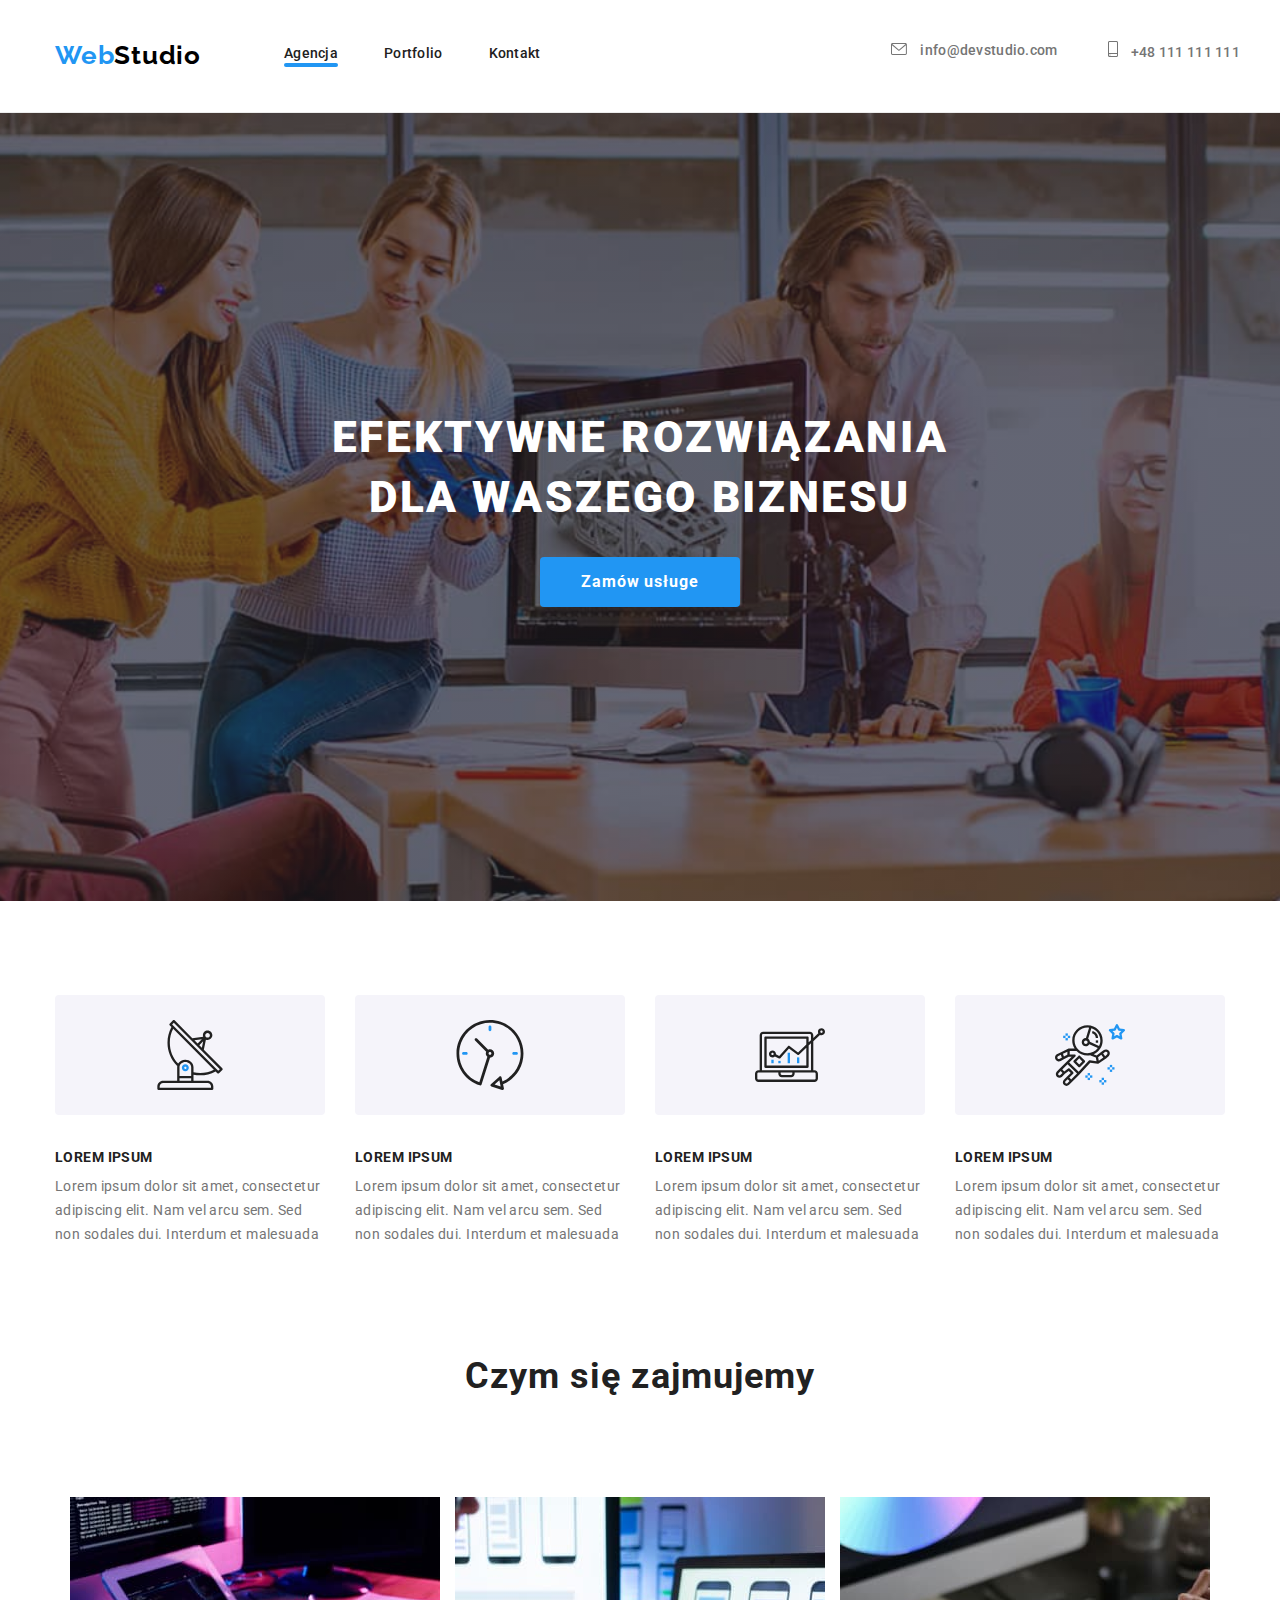
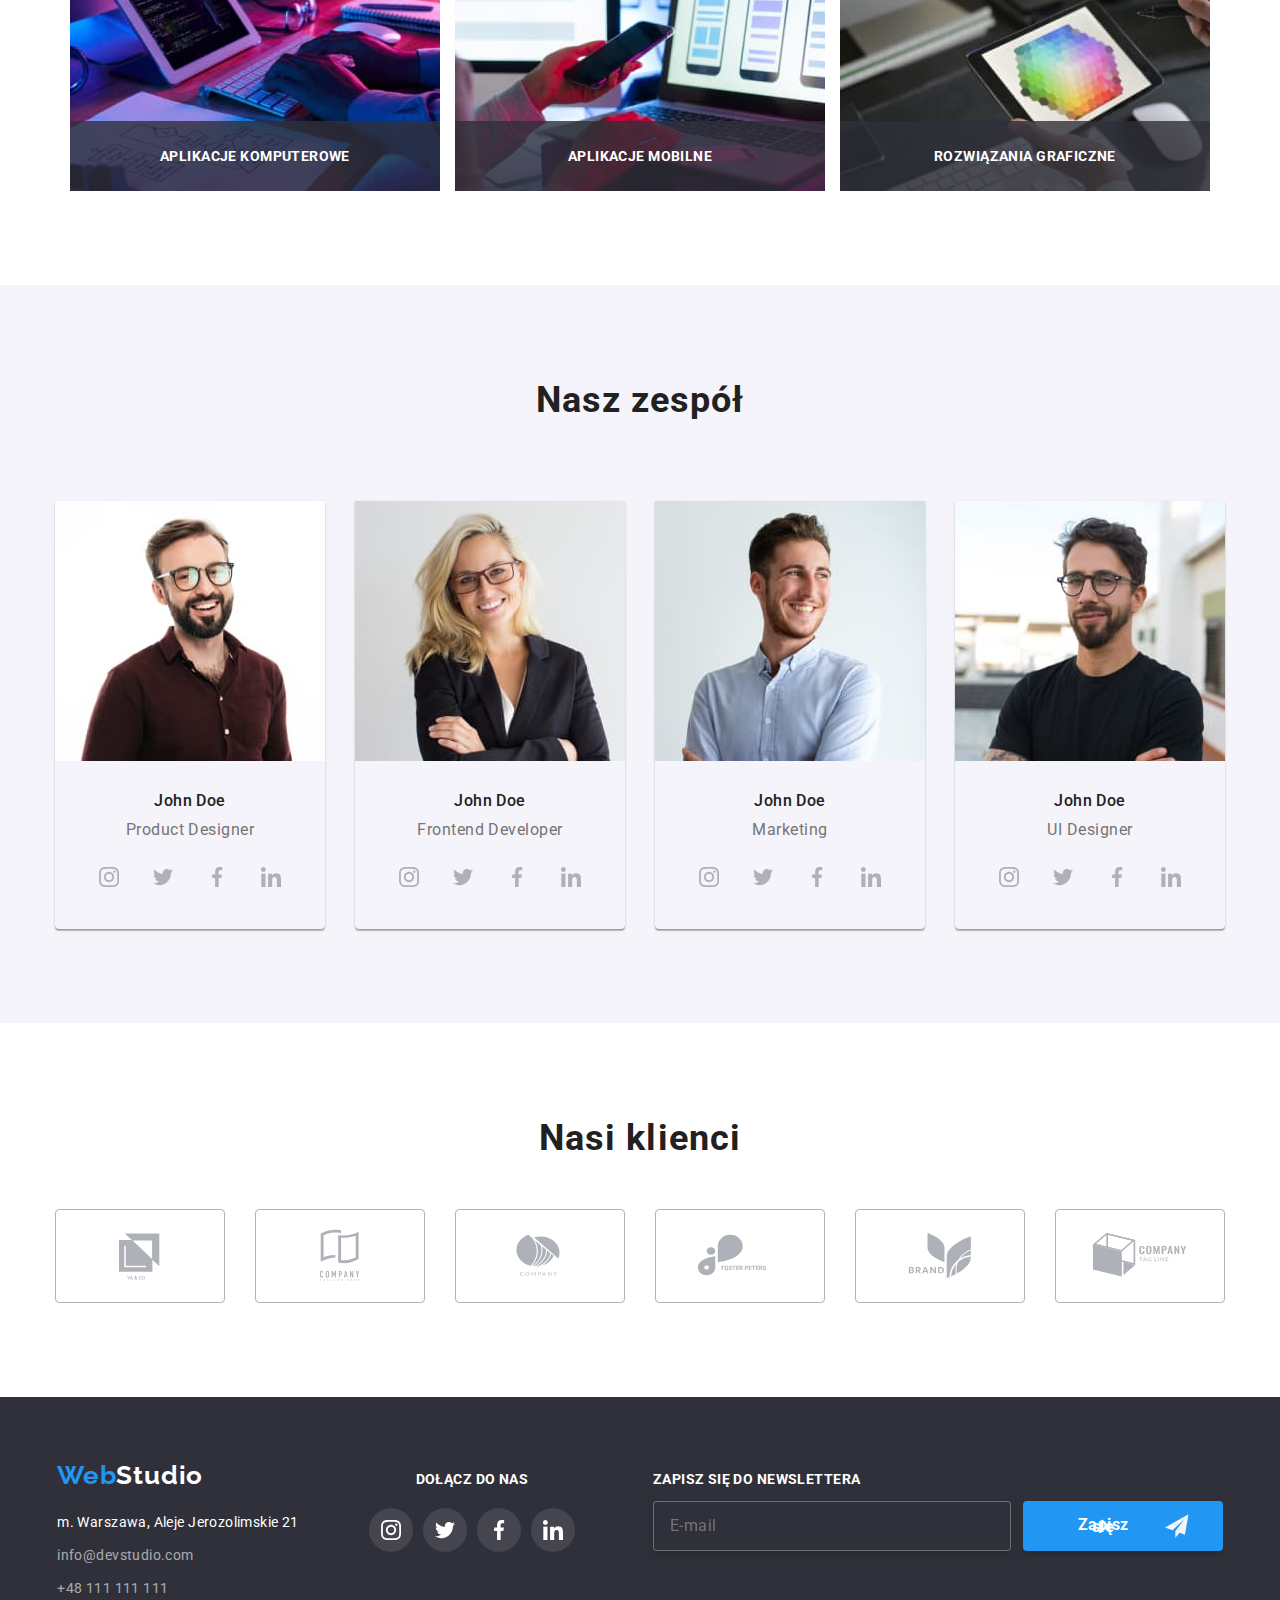
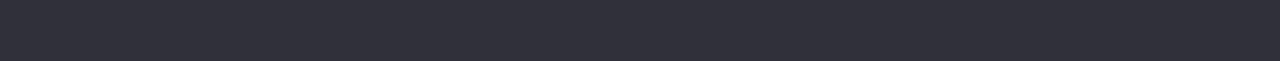
<file: index.html>
<!DOCTYPE html>
<html lang="pl">

<head>
    <meta charset="UTF-8">
    <meta http-equiv="X-UA-Compatible" content="IE=edge">
    <meta name="viewport" content="width=device-width, initial-scale=1.0">

    <link rel="stylesheet" href="https://cdnjs.cloudflare.com/ajax/libs/modern-normalize/1.0.0/modern-normalize.min.css" />
    <link rel="stylesheet" href="css/main.min.css">
    <link rel="preconnect" href="https://fonts.googleapis.com">
    <link rel="preconnect" href="https://fonts.gstatic.com" crossorigin>
    <link
        href="https://fonts.googleapis.com/css2?family=Raleway:wght@400;700&family=Roboto:wght@400;500;700;900&display=swap"
        rel="stylesheet">     
    <title>Studio</title>
</head>

<body>
    <header class="header">
        <div class="container">
            <a class="logo logo__header link" href="index.html">Web<span class="logo_light-theme">Studio</span></a>
            <svg class="button__icon-menu-mobile" data-mobile-menu-open width="24" height="24">
                <use href="images/icons.svg#icon-menu-mobile"></use>
            </svg>

            <nav class="navigation">
                <ul class="navigation-list">
                    <li class="navigation-list__item navigation-list__item_active">
                        <a class="navigation-list__link" href="./index.html">
                            Agencja
                        </a>
                    </li>
                    <li class="navigation-list__item">
                        <a class="navigation-list__link" href="./portfolio.html">
                            Portfolio
                        </a>
                    </li>
                    <li class="navigation-list__item">
                        <a class="navigation-list__link" href="#">
                            Kontakt
                        </a>
                    </li>
                </ul>
            </nav>

            <ul class="contact-list">
                <li class="contact-list__item">
                    <a class="contact-list__link contact-list__link_mail" href="mailto:info@devstudio.com">
                        <svg class="contact-list__icon contact-list__icon_mail-icon" width="16" height="12">
                            <use href="images/icons.svg#icon-contact-01-envelope"></use>
                        </svg>
                        info@devstudio.com
                    </a>
                </li>
                <li class="contact-list__item">
                    <a class="contact-list__link contact-list__link_tel" href="tel:48111111111">
                        <svg class="contact-list__icon contact-list__icon_smartphone-icon" width="10" height="16">
                            <use href="images/icons.svg#icon-contact-02-smartphone"></use>
                        </svg>
                        +48 111 111 111
                    </a>
                </li>
            </ul>
        </div>
    </header>

    <main>
        <!-- HERO -->
        <section class="section-hero">
            <div class="container">
                <ul class="section-hero_list">
                    <li class="section-hero-list__item">
                        <h1 class="section-hero_title">EFEKTYWNE ROZWIĄZANIA<br>DLA WASZEGO BIZNESU</h1>
                    </li>
                    <li class="section-hero-list__item">
                        <button class="button__order" type="button" data-modal-open>Zamów usługe</button>
                    </li>
                </ul>            
            </div>
        </section>

        <!-- 4x DISCRIPTION -->
        <section class="section-discription">
            <div class="container">
                <h2 class="section-title section-title__discription" hidden> Opisy </h2>
                <ul class="discription-list list">
                    <li class="discription-list__item link">
                        <svg class="discription-list__icon" width="70" height="70">
                            <use href="images/icons.svg#icon-mark-01-antenna"></use>
                        </svg>
                        <h3 class="discription-list__item_title">LOREM IPSUM</h3>
                        <p class="discription-list__item_p">Lorem ipsum dolor sit amet, consectetur adipiscing elit. Nam vel arcu sem.
                            Sed non sodales dui. Interdum et malesuada</p>
                    </li>
                    <li class="discription-list__item">
                        <svg class="discription-list__icon" width="70" height="70">
                            <use href="images/icons.svg#icon-mark-02-clock"></use>
                        </svg>
                        <h3 class="discription-list__item_title">LOREM IPSUM</h3>
                        <p class="discription-list__item_p">Lorem ipsum dolor sit amet, consectetur adipiscing elit. Nam vel arcu sem.
                            Sed non sodales dui. Interdum et malesuada</p>
                    </li>
                    <li class="discription-list__item">
                        <svg class="discription-list__icon" width="70" height="70">
                            <use href="images/icons.svg#icon-mark-03-diagram"></use>
                        </svg>
                        <h3 class="discription-list__item_title">LOREM IPSUM</h3>
                        <p class="discription-list__item_p">Lorem ipsum dolor sit amet, consectetur adipiscing elit. Nam vel arcu sem.
                            Sed non sodales dui. Interdum et malesuada</p>
                    </li>
                    <li class="discription-list__item">
                        <svg class="discription-list__icon" width="70" height="70">
                            <use href="images/icons.svg#icon-mark-04-astronaut"></use>
                        </svg>
                        <h3 class="discription-list__item_title">LOREM IPSUM</h3>
                        <p class="discription-list__item_p">Lorem ipsum dolor sit amet, consectetur adipiscing elit. Nam vel arcu sem.
                            Sed non sodales dui. Interdum et malesuada</p>
                    </li>
                </ul>
            </div>
        </section>

        <!-- ABOUT US SECTION -->
        <section class="section-about-us">
            <div class="container">
                <h2 class="section-title section-title__about-us">
                    Czym się zajmujemy
                </h2>
                <ul class="about-us__list">
                    <li class="about-us__item">
                        <a class="about-us__link" href="#">
                            <div class="about-us__thumb">

                                <picture>
                                    <source srcset="
                                        ./images/about-us/what-we-do-01-370-desktop@1x.jpg 1x,
                                        ./images/about-us/what-we-do-01-370-desktop@2x.jpg 2x" />
                                    <img class="about-us__thumb_img" src="./images/about-us/what-we-do-01-370-desktop@1x.jpg"
                                        alt="Laptop, pisanie na klawiaturze" width="370" height="294" />
                                </picture>

                                <h3 class="about-us__thumb_label">
                                    aplikacje komputerowe
                                </h3>
                            </div>
                        </a>
                    </li>
                    <li class="about-us__item">
                        <a class="about-us__link" href="#">
                            <div class="about-us__thumb">

                                <picture>
                                    <source srcset="
                                        ./images/about-us/what-we-do-02-370-desktop@1x.jpg 1x,
                                        ./images/about-us/what-we-do-02-370-desktop@2x.jpg 2x" />
                                    <img class="about-us__thumb_img" src="./images/about-us/what-we-do-02-370-desktop@1x.jpg"
                                        alt="Używanie telefonu przy komputerze, telefon komórkowy, mobile phone" width="370" height="294" />
                                </picture>

                                <h3 class="about-us__thumb_label">
                                    aplikacje mobilne
                                </h3>
                            </div>
                        </a>
                        </li>
                    <li class="about-us__item">
                        <a class="about-us__link" href="#">
                            <div class="about-us__thumb">

                                <picture>
                                    <source srcset="
                                        ./images/about-us/what-we-do-03-370-desktop@1x.jpg 1x,
                                        ./images/about-us/what-we-do-03-370-desktop@2x.jpg 2x" />
                                    <img class="about-us__thumb_img" src="./images/about-us/what-we-do-03-370-desktop@1x.jpg"
                                        alt="Praca na tablecie, paleta barw, dobieranie kolorów" width="370" height="294" />
                                </picture>

                                <h3 class="about-us__thumb_label">
                                    rozwiązania graficzne
                                </h3>
                            </div>
                        </a>
                    </li>
                </ul>
            </div>
        </section>

        <!-- OUR TEAM SECTION -->
        <section class="section-our-team">
            <div class="container">
                <h2 class="section-title section-title__our-team">
                    Nasz zespół
                </h2>
                <ul class="section-our-team__list">
                    
                    <li class="section-our-team__item">
                        <picture>
                            <source srcset="
                                ./images/our-team/person-01-450-mobile@1x.jpg 1x,
                                ./images/our-team/person-01-450-mobile@2x.jpg 2x" 
                                media="(min-width: 320px) and (max-width: 767px)" />
                            <source srcset="
                                ./images/our-team/person-01-354-tablet@1x.jpg 1x,
                                ./images/our-team/person-01-354-tablet@2x.jpg 2x"
                                media="(min-width: 768px) and (max-width: 1199px)" />
                            <source srcset="
                                ./images/our-team/person-01-270-desktop@1x.jpg 1x,
                                ./images/our-team/person-01-270-desktop@2x.jpg 2x" 
                                media="(min-width: 1200px)" />
                            <img class="section-our-team_img" src="./images/our-team/person-01-450-mobile@1x.jpg" alt="Uśmiechnięty mężczyzna w okularach" />
                        </picture>

                        <h3 class="section-our-team_name">John Doe</h3>
                        <p class="section-our-team_p">Product Designer</p>
                        <ul class="social-media-list">
                            <li class="social-media-list_item">
                                <a class="social-media-list_link" href="">
                                    <svg class="social-media_icon">
                                        <use href="images/icons.svg#icon-sm-01-instagram"></use>
                                    </svg>
                                </a>
                            </li>
                            <li class="social-media-list_link">
                                <a class="social-media-list_link" href="">
                                    <svg class="social-media_icon">
                                        <use href="images/icons.svg#icon-sm-02-twitter"></use>
                                    </svg>
                                </a>
                            </li>
                            <li class="social-media-list_link">
                                <a class="social-media-list_link" href="">
                                    <svg class="social-media_icon">
                                        <use href="images/icons.svg#icon-sm-03-facebook"></use>
                                    </svg>
                                </a>
                            </li>
                            <li class="social-media-list_link">
                                <a class="social-media-list_link" href="">
                                    <svg class="social-media_icon">
                                        <use href="images/icons.svg#icon-sm-04-linkedin"></use>
                                    </svg>
                                </a>
                            </li>
                        </ul>
                    </li>
                    
                    <li class="section-our-team__item">
                        <picture>
                            <source srcset="
                                ./images/our-team/person-02-450-mobile@1x.jpg 1x,
                                ./images/our-team/person-02-450-mobile@2x.jpg 2x" 
                                media="(min-width: 320px) and (max-width: 767px)" />
                            <source srcset="
                                ./images/our-team/person-02-354-tablet@1x.jpg 1x,
                                ./images/our-team/person-02-354-tablet@2x.jpg 2x"
                                media="(min-width: 768px) and (max-width: 1199px)" />
                            <source srcset="
                                ./images/our-team/person-02-270-desktop@1x.jpg 1x,
                                ./images/our-team/person-02-270-desktop@2x.jpg 2x" 
                                media="(min-width: 1200px)" />
                            <img class="section-our-team_img" src="./images/our-team/person-02-450-mobile@1x.jpg" alt="Uśmiechnięta kobieta w okularach, blondynka" />
                        </picture>
                        
                        <h3 class="section-our-team_name">John Doe</h3>
                        <p class="section-our-team_p">Frontend Developer</p>
                        <ul class="social-media-list">
                            <li class="social-media-list_link">
                                <a class="social-media-list_link" href="">
                                    <svg class="social-media_icon">
                                        <use href="images/icons.svg#icon-sm-01-instagram"></use>
                                    </svg>
                                </a>
                            </li>
                            <li class="social-media-list_link">
                                <a class="social-media-list_link" href="">
                                    <svg class="social-media_icon">
                                        <use href="images/icons.svg#icon-sm-02-twitter"></use>
                                    </svg>
                                </a>
                            </li>
                            <li class="social-media-list_link">
                                <a class="social-media-list_link" href="">
                                    <svg class="social-media_icon">
                                        <use href="images/icons.svg#icon-sm-03-facebook"></use>
                                    </svg>
                                </a>
                            </li>
                            <li class="social-media-list_link">
                                <a class="social-media-list_link" href="">
                                    <svg class="social-media_icon">
                                        <use href="images/icons.svg#icon-sm-04-linkedin"></use>
                                    </svg>
                                </a>
                            </li>
                        </ul>
                    </li>
                    
                    <li class="section-our-team__item">
                        <picture>
                            <source srcset="
                                ./images/our-team/person-03-450-mobile@1x.jpg 1x,
                                ./images/our-team/person-03-450-mobile@2x.jpg 2x" 
                                media="(min-width: 320px) and (max-width: 767px)" />
                            <source srcset="
                                ./images/our-team/person-03-354-tablet@1x.jpg 1x,
                                ./images/our-team/person-03-354-tablet@2x.jpg 2x"
                                media="(min-width: 768px) and (max-width: 1199px)" />
                            <source srcset="
                                ./images/our-team/person-03-270-desktop@1x.jpg 1x,
                                ./images/our-team/person-03-270-desktop@2x.jpg 2x" 
                                media="(min-width: 1200px)" />
                            <img class="section-our-team_img" src="./images/our-team/person-03-450-mobile@1x.jpg" alt="Uśmiechnięty mężczyzna w niebieskiej koszuli" />
                        </picture>
                        
                        <h3 class="section-our-team_name">John Doe</h3>
                        <p class="section-our-team_p">Marketing</p>
                        <ul class="social-media-list">
                            <li class="social-media-list-item">
                                <a class="social-media-list_link" href="">
                                    <svg class="social-media_icon">
                                        <use href="images/icons.svg#icon-sm-01-instagram"></use>
                                    </svg>
                                </a>
                            </li>
                            <li class="social-media-list_link">
                                <a class="social-media-list_link" href="">
                                    <svg class="social-media_icon">
                                        <use href="images/icons.svg#icon-sm-02-twitter"></use>
                                    </svg>
                                </a>
                            </li>
                            <li class="social-media-list_link">
                                <a class="social-media-list_link" href="">
                                    <svg class="social-media_icon">
                                        <use href="images/icons.svg#icon-sm-03-facebook"></use>
                                    </svg>
                                </a>
                            </li>
                            <li class="social-media-list_link">
                                <a class="social-media-list_link" href="">
                                    <svg class="social-media_icon">
                                        <use href="images/icons.svg#icon-sm-04-linkedin"></use>
                                    </svg>
                                </a>
                            </li>
                        </ul>
                    </li>
                    
                    <li class="section-our-team__item">
                        <picture>
                            <source srcset="
                                ./images/our-team/person-04-450-mobile@1x.jpg 1x,
                                ./images/our-team/person-04-450-mobile@2x.jpg 2x" 
                                media="(min-width: 320px) and (max-width: 767px)" />
                            <source srcset="
                                ./images/our-team/person-04-354-tablet@1x.jpg 1x,
                                ./images/our-team/person-04-354-tablet@2x.jpg 2x"
                                media="(min-width: 768px) and (max-width: 1199px)" />
                            <source srcset="
                                ./images/our-team/person-04-270-desktop@1x.jpg 1x,
                                ./images/our-team/person-04-270-desktop@2x.jpg 2x" 
                                media="(min-width: 1200px)" />
                            <img class="section-our-team_img" src="./images/our-team/person-04-450-mobile@1x.jpg" alt="Uśmiechnięty mężczyzna w czarnym T-shircie" />
                        </picture>

                        <h3 class="section-our-team_name">John Doe</h3>
                        <p class="section-our-team_p">UI Designer</p>
                        <ul class="social-media-list">
                            <li class="social-media-list-item">
                                <a class="social-media-list_link" href="">
                                    <svg class="social-media_icon">
                                        <use href="images/icons.svg#icon-sm-01-instagram"></use>
                                    </svg>
                                </a>
                            </li>
                            <li class="social-media-list-item">
                                <a class="social-media-list_link" href="">
                                    <svg class="social-media_icon">
                                        <use href="images/icons.svg#icon-sm-02-twitter"></use>
                                    </svg>
                                </a>
                            </li>
                            <li class="social-media-list-item">
                                <a class="social-media-list_link" href="">
                                    <svg class="social-media_icon">
                                        <use href="images/icons.svg#icon-sm-03-facebook"></use>
                                    </svg>
                                </a>
                            </li>
                            <li class="social-media-list-item">
                                <a class="social-media-list_link" href="">
                                    <svg class="social-media_icon">
                                        <use href="images/icons.svg#icon-sm-04-linkedin"></use>
                                    </svg>
                                </a>
                            </li>
                        </ul>
                    </li>

                </ul>
            </div>
        </section>

        <!-- OUR CLIENTS SECTION -->
        <section class="section-our-clients">
            <div class="container">
                <h2 class="section-title section-title__our-clients">
                    Nasi klienci
                </h2>
                
                <ul class="section-our-clients-list">
                    <li class="section-our-clients__item">
                        <a class="section-our-clients__link" href="#">
                            <svg class="section-our-clients__icon" width="106" height="60" viewBox="0 0 53 30">
                                <use href="images/icons.svg#icon-client-01-logo"></use>
                            </svg>
                        </a>
                    </li>
                    <li class="section-our-clients__item">
                        <a class="section-our-clients__link" href="#">
                            <svg class="section-our-clients__icon" width="106" height="60" viewBox="0 0 53 30">
                                <use href="images/icons.svg#icon-client-02-logo"></use>
                            </svg>
                        </a>
                    </li>
                    <li class="section-our-clients__item">
                        <a class="section-our-clients__link" href="#">
                            <svg class="section-our-clients__icon" width="106" height="60">
                                <use href="images/icons.svg#icon-client-03-logo"></use>
                            </svg>
                        </a>
                    </li>
                    <li class="section-our-clients__item">
                        <a class="section-our-clients__link" href="#">
                            <svg class="section-our-clients__icon" width="106" height="60">
                                <use href="images/icons.svg#icon-client-04-logo"></use>
                            </svg>
                        </a>
                    </li>
                    <li class="section-our-clients__item">
                        <a class="section-our-clients__link" href="#">
                            <svg class="section-our-clients__icon" width="106" height="60">
                                <use href="images/icons.svg#icon-client-05-logo"></use>
                            </svg>
                        </a>
                    </li>
                    <li class="section-our-clients__item">
                        <a class="section-our-clients__link" href="#">
                            <svg class="section-our-clients__icon" width="106" height="60">
                                <use href="images/icons.svg#icon-client-06-logo"></use>
                            </svg>
                        </a>
                    </li>
                </ul>
            </div>
        </section>

    </main>

    <footer class="footer">
        <div class="container">

            <div class="footer-address-and-social-media-container">

                <div class="footer__address">
                    <a class="logo__footer" href="index.html">Web<span class="logo_dark-theme">Studio</span></a>
                    <address class="address">
                        <ul class="address-list">
                            <li class="address-list__item">
                                <a class="address-list__link address-list__link_map" href="https://goo.gl/maps/ernnG9uicjJtaxMD9" target="blank">m.
                                    Warszawa, Aleje Jerozolimskie 21</a>
                            </li>
                            <li class="address-list__item">
                                <a class="address-list__link address-list__link_mail" href="mailto:info@devstudio.com">info@devstudio.com</a>
                            </li>
                            <li class="address-list__item">
                                <a class="address-list__link address-list__link_tel" href="tel:+48111111111">+48 111 111 111</a>
                            </li>
                        </ul>
                    </address>
                </div>

                <div class="footer-social-media">
                    <p class="call-to-action">Dołącz do nas</p>
                        <ul class="footer-social-media-list">
                            <li class="footer-social-media-list__item">
                                <a class="footer-social-media-list__link" href="#">
                                    <svg class="footer-social-media-list__icon">
                                        <use href="images/icons.svg#icon-sm-01-instagram"></use>
                                    </svg>
                                </a>
                            </li>
                            <li class="footer-social-media-list__item">
                                <a class="footer-social-media-list__link" href="#">
                                    <svg class="footer-social-media-list__icon">
                                        <use href="images/icons.svg#icon-sm-02-twitter"></use>
                                    </svg>
                                </a>
                            </li>
                            <li class="footer-social-media-list__item">
                                <a class="footer-social-media-list__link" href="#">
                                    <svg class="footer-social-media-list__icon">
                                        <use href="images/icons.svg#icon-sm-03-facebook"></use>
                                    </svg>
                                </a>
                            </li>
                            <li class="footer-social-media-list__item">
                                <a class="footer-social-media-list__link" href="#">
                                    <svg class="footer-social-media-list__icon">
                                        <use href="images/icons.svg#icon-sm-04-linkedin"></use>
                                    </svg>
                                </a>
                            </li>
                        </ul>
                </div>

            </div>

            <div class="footer-newsletter">
                <h3 class="footer-newsletter__title">Zapisz się do newslettera</h3>
                    <div class="footer-newsletter__container">
                        <form class="footer-newsletter__form">
                            <label class="footer-newsletter__label">
                                <input
                                    class="footer-newsletter__input" type="email" name="email" placeholder="E-mail"
                                />
                            </label>
                        </form>
                        <button type="submit" class="button__sign-up">Zapisz się
                            <svg class="button__sign-up_icon" width="24" height="24">
                                <use href="images/icons.svg#icon-form-send"></use>
                            </svg>
                        </button>
                    </div>
            </div>

        </div>
    </footer>

    <div class="backdrop is-hidden" data-modal>
        <div class="modal">
            <svg class="close-button" data-modal-close>
                <use href="images/icons.svg#icon-close"></use>
            </svg>
            <p class="modal-title">
                Zostaw swoje dane w formularzu poniżej
            </p>
            <form class="modal-form">
                <label class="modal-form-label modal-form-label-name"> 
                    Imię
                    <span class="modal-form-input-wrapper">
                        <input 
                            class="modal-form-input modal-form-input-name"
                            type="text"
                            name="name"
                            placeholder="" />
                        <svg class="modal-form-icon" width="18" height="18">
                            <use href="images/icons.svg#icon-form-01-person"></use>
                        </svg>
                    </span>
                </label>

                <label class="modal-form-label modal-form-label-phone">
                    Telefon
                    <span class="modal-form-input-wrapper">
                        <input 
                            class="modal-form-input modal-form-input-phone" 
                            type="tel"
                            name="phone"
                            placeholder="" />
                        <svg class="modal-form-icon" width="18" height="18">
                            <use href="images/icons.svg#icon-form-02-phone"></use>
                        </svg>
                    </span>
                </label>

                <label class="modal-form-label modal-form-label-email"> 
                    E-mail
                    <span class="modal-form-input-wrapper">
                        <input 
                            class="modal-form-input modal-form-input-email"
                            type="email"
                            name="email"
                            placeholder="" />
                        <svg class="modal-form-icon" width="18" height="18">
                            <use href="images/icons.svg#icon-form-03-email"></use>
                        </svg>
                    </span>
                </label>

                <label class="modal-form-label modal-form-label-message">
                    Komentarz
                    <span class="modal-form-message-wrapper">
                    <textarea class="modal-form-input-message" type="text" name="message" rows="10" placeholder="Wprowadź tekst"></textarea>
                    </span>
                </label>

                <span class="modal-form-policy-wrapper">
                    <input 
                    class="modal-form-policy hidden"
                    id="policy" 
                    type="checkbox" 
                    name="policy" 
                    value="policy"/>
                    <label for="policy" class="modal-form-policy-label">
                        Oświadczam iż akceptuję&nbsp;
                        <a href="#" class="policy-link">Regulamin</a>&nbsp;i&nbsp;
                        <a href="#" class="policy-link">Politykę Prywatności.</a>
                    </label>
                </span>

                <button class="modal-form-button button" type="submit">Wyślij</button>

            </form>

        </div>
    </div>

    <script src="./js/modal.js"></script>

    

    <div class="mobile-menu is-hidden" data-mobile-menu>

        <svg class="button__icon-close-mobile" data-mobile-menu-close width="20" height="20">
            <use href="images/icons.svg#icon-close-mobile"></use>
        </svg>

        <ul class="mobile-menu-navigation-list">
            <li class="mobile-menu-navigation-list__item"><a href="./index.html" class="mobile-menu-navigation-list__link">Agencja</a></li>
            <li class="mobile-menu-navigation-list__item"><a href="./portfolio.html" class="mobile-menu-navigation-list__link">Portfolio</a></li>
            <li class="mobile-menu-navigation-list__item"><a href="#" class="mobile-menu-navigation-list__link">Kontakt</a></li>
        </ul>
        <ul class="mobile-menu-contact-list">
            <li class="mobile-menu-contact-list__item"><a href="tel:48111111111" class="mobile-menu-contact-list__link mobile-menu-contact-list__phone">+48 111 111 111</a></li>
            <li class="mobile-menu-contact-list__item"><a href="mailto:info@devstudio.com" class="mobile-menu-contact-list__link">info@devstudio.com</a></li>
        </ul>
        <ul class="mobile-menu__social-list">
            <li class="mobile-menu__social-item"><a href="#" class="mobile-menu__social-link">Instagram</a></li>
            <li class="mobile-menu__social-item"><a href="#" class="mobile-menu__social-link">Twitter</a></li>
            <li class="mobile-menu__social-item"><a href="#" class="mobile-menu__social-link">Facebook</a></li>
            <li class="mobile-menu__social-item"><a href="#" class="mobile-menu__social-link">LinkedIn</a></li>
        </ul>
    </div>
    
    <script src="js/mobile-menu.js"></script>
    
</body>


</html>
</file>
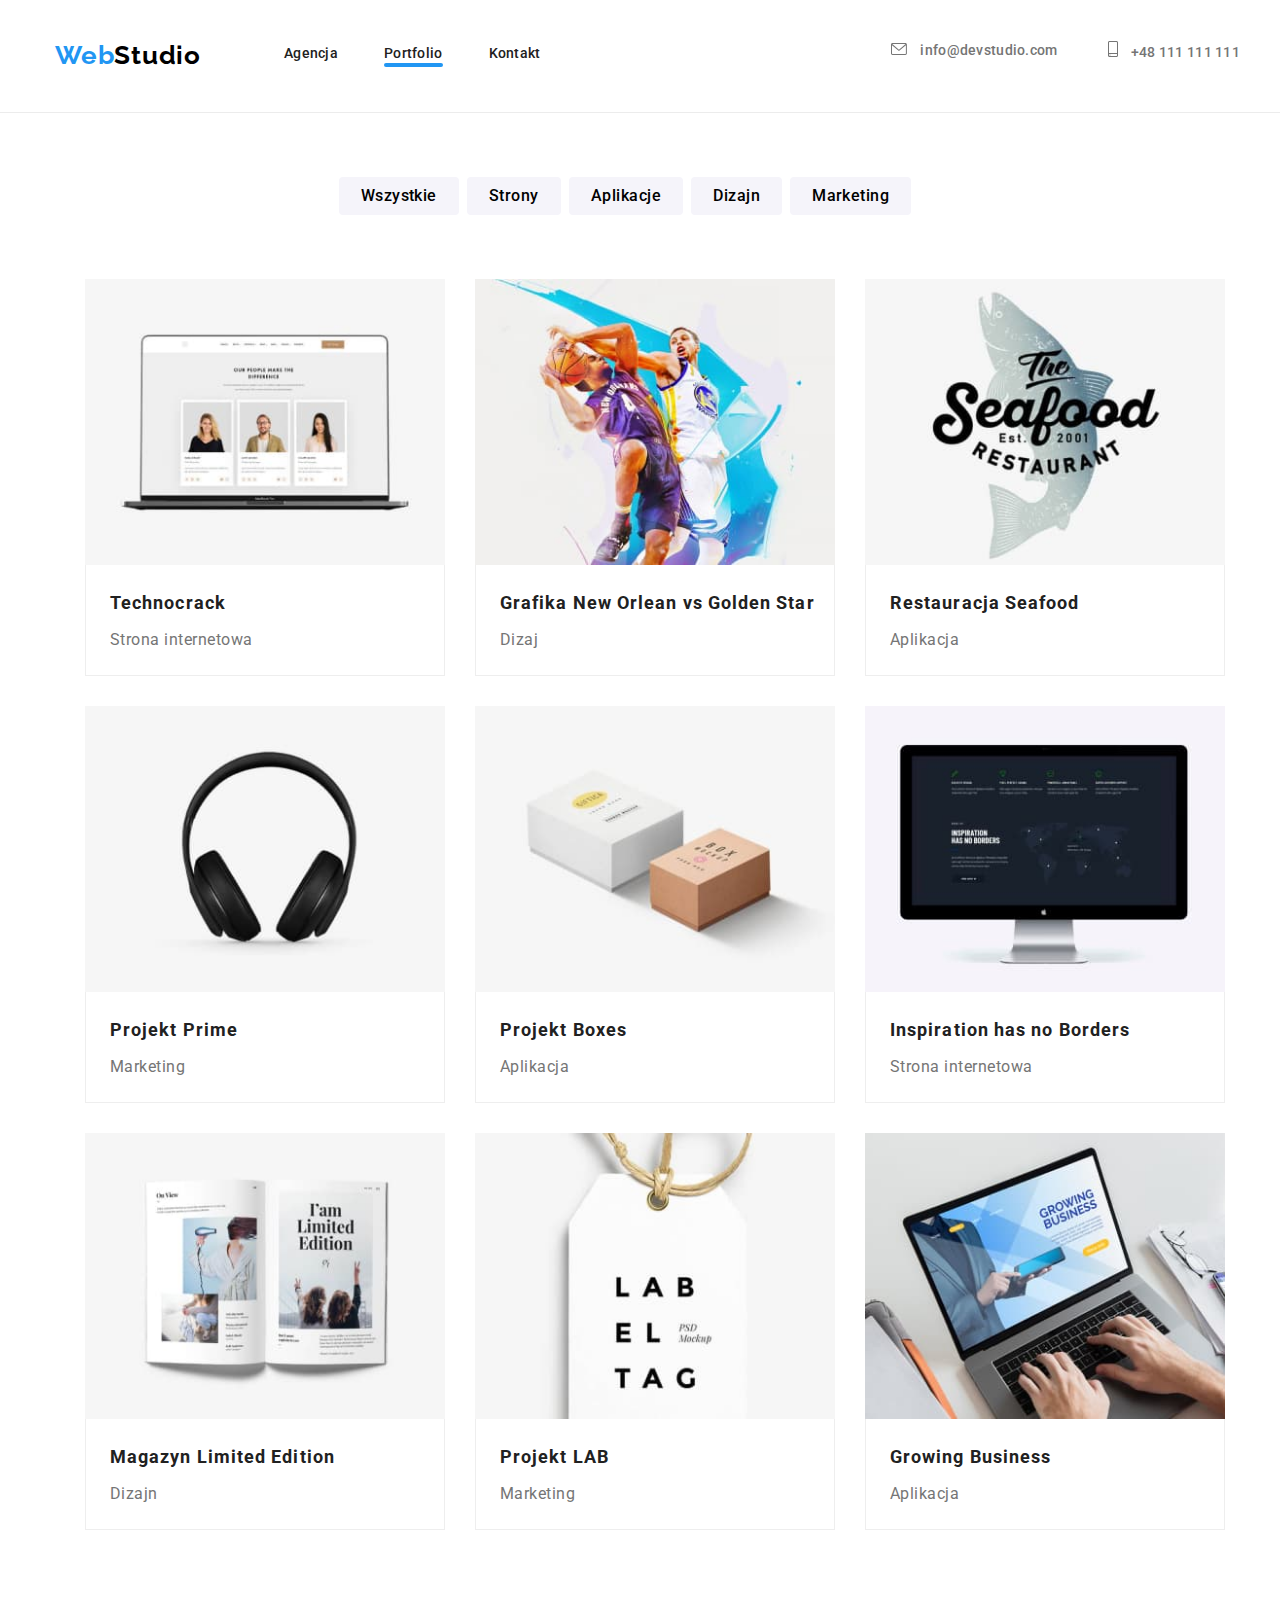
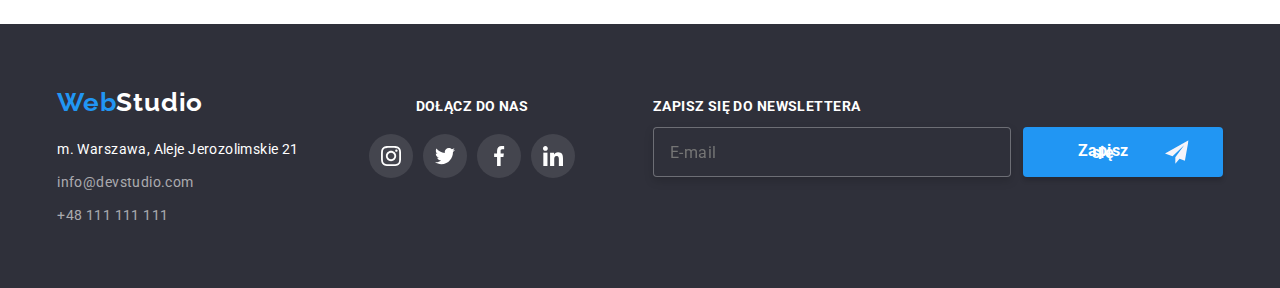
<file: portfolio.html>
<!DOCTYPE html>
<html lang="pl">

<head>
    <meta charset="UTF-8">
    <meta http-equiv="X-UA-Compatible" content="IE=edge">
    <meta name="viewport" content="width=device-width, initial-scale=1.0">

    <link rel="stylesheet" href="https://cdnjs.cloudflare.com/ajax/libs/modern-normalize/1.0.0/modern-normalize.min.css" />
    <link rel="stylesheet" href="css/main.min.css">
    <link rel="preconnect" href="https://fonts.googleapis.com">
    <link rel="preconnect" href="https://fonts.gstatic.com" crossorigin>
    <link
        href="https://fonts.googleapis.com/css2?family=Raleway:wght@400;700&family=Roboto:wght@400;500;700;900&display=swap"
        rel="stylesheet">
    <title>Portfolio</title>
</head>

<body>
    <header class="header">
        <div class="container">
            <a class="logo logo__header link" href="index.html">Web<span class="logo_light-theme">Studio</span></a>
            <svg class="button__icon-menu-mobile" data-mobile-menu-open width="24" height="24">
                <use href="images/icons.svg#icon-menu-mobile"></use>
            </svg>

            <nav class="navigation">
                <ul class="navigation-list">
                    <li class="navigation-list__item">
                        <a class="navigation-list__link" href="./index.html">
                            Agencja
                        </a>
                    </li>
                    <li class="navigation-list__item navigation-list__item_active">
                        <a class="navigation-list__link" href="./portfolio.html">
                            Portfolio
                        </a>
                    </li>
                    <li class="navigation-list__item">
                        <a class="navigation-list__link" href="#">
                            Kontakt
                        </a>
                    </li>
                </ul>
            </nav>
    
            <ul class="contact-list">
                <li class="contact-list__item">
                    <a class="contact-list__link contact-list__link_mail" href="mailto:info@devstudio.com">
                        <svg class="contact-list__icon contact-list__icon_mail-icon" width="16" height="12">
                            <use href="images/icons.svg#icon-contact-01-envelope"></use>
                        </svg>
                        info@devstudio.com
                    </a>
                </li>
                <li class="contact-list__item">
                    <a class="contact-list__link contact-list__link_tel" href="tel:48111111111">
                        <svg class="contact-list__icon contact-list__icon_smartphone-icon" width="10" height="16">
                            <use href="images/icons.svg#icon-contact-02-smartphone"></use>
                        </svg>
                        +48 111 111 111
                    </a>
                </li>
            </ul>
        </div>
    </header>

    <main class="section">
        <!-- CATEGORIES -->
        <section class="section-categories">
            <div class="menu container">
                <h2 class="section-title" hidden> Opisy - tak wiem, że tutaj nie powinno być nagłówka </h2>
                <ul class="categories-list">
                    <li class="categories-item"><button class="button__menu" type="button">Wszystkie</button></li>
                    <li class="categories-item"><button class="button__menu" type="button">Strony</button></li>
                    <li class="categories-item"><button class="button__menu" type="button">Aplikacje</button></li>
                    <li class="categories-item"><button class="button__menu" type="button">Dizajn</button></li>
                    <li class="categories-item"><button class="button__menu" type="button">Marketing</button></li>
                </ul>
            </div>
        </section>

        <!-- 9x ZDJĘCIA -->
        <section class="section-categories-pictures">
            <div class="photo-galery container">
                <h2 class="section-title" hidden> Opisy - tak wiem, że tutaj nie powinno być nagłówka </h2>
                <ul class="categories-pictures-list">
                    <li class="categories-pictures-list__item">
                        <div class="categories-pictures-list__box">

                            <picture>
                                <source srcset="
                                    ./images/portfolio/portfolio-img-01-450-mobile@1x.jpg 1x,
                                    ./images/portfolio/portfolio-img-01-450-mobile@2x.jpg 2x" 
                                    media="(min-width: 320px) and (max-width: 767px)" />
                                <source srcset="
                                    ./images/portfolio/portfolio-img-01-354-tablet@1x.jpg 1x,
                                    ./images/portfolio/portfolio-img-01-354-tablet@2x.jpg 2x"
                                    media="(min-width: 768px) and (max-width: 1199px)" />
                                <source srcset="
                                    ./images/portfolio/portfolio-img-01-370-desktop@1x.jpg 1x,
                                    ./images/portfolio/portfolio-img-01-370-desktop@2x.jpg 2x" 
                                    media="(min-width: 1200px)" />
                                <img class="section-our-team_img" src="./images/portfolio/portfolio-img-01-450-mobile@1x.jpg" alt="przykładowa strona interntowa" />
                            </picture>

                                <div class="categories-pictures-overlay">
                                    <p class="categories-pictures-overlay_p">Technocrack jest popularną platformą wykorzystywaną do rozpowszechniania koronawirusa. Firmy wykorzystują tę platformę do celów szpiegowskich i ataków na niezabezpieczone serwery konkurencji</p>
                                </div>
                        </div>
                        <div class="categories-pictures-list__discription">
                            <h3 class="categories-pictures-list__discription_name">Technocrack</h3>
                            <p class="categories-pictures-list__discription_p">Strona internetowa</p>
                        </div>
                    </li>
                   
                    <li class="categories-pictures-list__item">
                        <div class="categories-pictures-list__box">

                            <picture>
                                <source srcset="
                                    ./images/portfolio/portfolio-img-02-450-mobile@1x.jpg 1x,
                                    ./images/portfolio/portfolio-img-02-450-mobile@2x.jpg 2x" 
                                    media="(min-width: 320px) and (max-width: 767px)" />
                                <source srcset="
                                    ./images/portfolio/portfolio-img-02-354-tablet@1x.jpg 1x,
                                    ./images/portfolio/portfolio-img-02-354-tablet@2x.jpg 2x"
                                    media="(min-width: 768px) and (max-width: 1199px)" />
                                <source srcset="
                                    ./images/portfolio/portfolio-img-02-370-desktop@1x.jpg 1x,
                                    ./images/portfolio/portfolio-img-02-370-desktop@2x.jpg 2x" 
                                    media="(min-width: 1200px)" />
                                <img class="section-our-team_img" src="./images/portfolio/portfolio-img-02-450-mobile@1x.jpg" alt="koszykarze mecz piłka" />
                            </picture>

                                <div class="categories-pictures-overlay">
                                    <p class="categories-pictures-overlay_p">Technocrack jest popularną platformą wykorzystywaną do rozpowszechniania koronawirusa. Firmy wykorzystują tę platformę do celów szpiegowskich i ataków na niezabezpieczone serwery konkurencji</p>
                                </div>
                        </div>
                        <div class="categories-pictures-list__discription">
                            <h3 class="categories-pictures-list__discription_name">Grafika New Orlean vs Golden Star</h3>
                            <p class="categories-pictures-list__discription_p">Dizaj</p>
                        </div> 
                    </li>
                    
                    <li class="categories-pictures-list__item">
                        <div class="categories-pictures-list__box">

                            <picture>
                                <source srcset="
                                    ./images/portfolio/portfolio-img-03-450-mobile@1x.jpg 1x,
                                    ./images/portfolio/portfolio-img-03-450-mobile@2x.jpg 2x" 
                                    media="(min-width: 320px) and (max-width: 767px)" />
                                <source srcset="
                                    ./images/portfolio/portfolio-img-03-354-tablet@1x.jpg 1x,
                                    ./images/portfolio/portfolio-img-03-354-tablet@2x.jpg 2x"
                                    media="(min-width: 768px) and (max-width: 1199px)" />
                                <source srcset="
                                    ./images/portfolio/portfolio-img-03-370-desktop@1x.jpg 1x,
                                    ./images/portfolio/portfolio-img-03-370-desktop@2x.jpg 2x" 
                                    media="(min-width: 1200px)" />
                                <img class="section-our-team_img" src="./images/portfolio/portfolio-img-03-450-mobile@1x.jpg" alt="logo seafood z rybą" />
                            </picture>

                                <div class="categories-pictures-overlay">
                                    <p class="categories-pictures-overlay_p">Technocrack jest popularną platformą wykorzystywaną do rozpowszechniania koronawirusa. Firmy wykorzystują tę platformę do celów szpiegowskich i ataków na niezabezpieczone serwery konkurencji</p>
                                </div>
                        </div>
                        <div class="categories-pictures-list__discription">
                            <h3 class="categories-pictures-list__discription_name">Restauracja Seafood</h3>
                            <p class="categories-pictures-list__discription_p">Aplikacja</p>
                        </div>
                    </li>
                    
                    <li class="categories-pictures-list__item">
                        <div class="categories-pictures-list__box">

                            <picture>
                                <source srcset="
                                    ./images/portfolio/portfolio-img-04-450-mobile@1x.jpg 1x,
                                    ./images/portfolio/portfolio-img-04-450-mobile@2x.jpg 2x" 
                                    media="(min-width: 320px) and (max-width: 767px)" />
                                <source srcset="
                                    ./images/portfolio/portfolio-img-04-354-tablet@1x.jpg 1x,
                                    ./images/portfolio/portfolio-img-04-354-tablet@2x.jpg 2x"
                                    media="(min-width: 768px) and (max-width: 1199px)" />
                                <source srcset="
                                    ./images/portfolio/portfolio-img-04-370-desktop@1x.jpg 1x,
                                    ./images/portfolio/portfolio-img-04-370-desktop@2x.jpg 2x" 
                                    media="(min-width: 1200px)" />
                                <img class="section-our-team_img" src="./images/portfolio/portfolio-img-04-450-mobile@1x.jpg" alt="słuchawki" />
                            </picture>

                                <div class="categories-pictures-overlay">
                                    <p class="categories-pictures-overlay_p">Technocrack jest popularną platformą wykorzystywaną do rozpowszechniania koronawirusa. Firmy wykorzystują tę platformę do celów szpiegowskich i ataków na niezabezpieczone serwery konkurencji</p>
                                </div>
                        </div>
                        <div class="categories-pictures-list__discription">
                            <h3 class="categories-pictures-list__discription_name">Projekt Prime</h3>
                            <p class="categories-pictures-list__discription_p">Marketing</p>
                        </div>
                    </li>

                    <li class="categories-pictures-list__item">
                        <div class="categories-pictures-list__box">

                            <picture>
                                <source srcset="
                                    ./images/portfolio/portfolio-img-05-450-mobile@1x.jpg 1x,
                                    ./images/portfolio/portfolio-img-05-450-mobile@2x.jpg 2x" 
                                    media="(min-width: 320px) and (max-width: 767px)" />
                                <source srcset="
                                    ./images/portfolio/portfolio-img-05-354-tablet@1x.jpg 1x,
                                    ./images/portfolio/portfolio-img-05-354-tablet@2x.jpg 2x"
                                    media="(min-width: 768px) and (max-width: 1199px)" />
                                <source srcset="
                                    ./images/portfolio/portfolio-img-05-370-desktop@1x.jpg 1x,
                                    ./images/portfolio/portfolio-img-05-370-desktop@2x.jpg 2x" 
                                    media="(min-width: 1200px)" />
                                <img class="section-our-team_img" src="./images/portfolio/portfolio-img-05-450-mobile@1x.jpg" alt="rojekty pudełek - przykłady" />
                            </picture>

                                <div class="categories-pictures-overlay">
                                    <p class="categories-pictures-overlay_p">Technocrack jest popularną platformą wykorzystywaną do rozpowszechniania
                                        koronawirusa. Firmy wykorzystują tę platformę do celów szpiegowskich i ataków na niezabezpieczone serwery
                                        konkurencji</p>
                                </div>
                         </div>
                         <div class="categories-pictures-list__discription">
                            <h3 class="categories-pictures-list__discription_name">Projekt Boxes</h3>
                            <p class="categories-pictures-list__discription_p">Aplikacja</p>
                        </div>                        
                    </li>

                    <li class="categories-pictures-list__item">
                        <div class="categories-pictures-list__box">

                            <picture>
                                <source srcset="
                                    ./images/portfolio/portfolio-img-06-450-mobile@1x.jpg 1x,
                                    ./images/portfolio/portfolio-img-06-450-mobile@2x.jpg 2x" 
                                    media="(min-width: 320px) and (max-width: 767px)" />
                                <source srcset="
                                    ./images/portfolio/portfolio-img-06-354-tablet@1x.jpg 1x,
                                    ./images/portfolio/portfolio-img-06-354-tablet@2x.jpg 2x"
                                    media="(min-width: 768px) and (max-width: 1199px)" />
                                <source srcset="
                                    ./images/portfolio/portfolio-img-06-370-desktop@1x.jpg 1x,
                                    ./images/portfolio/portfolio-img-06-370-desktop@2x.jpg 2x" 
                                    media="(min-width: 1200px)" />
                                <img class="section-our-team_img" src="./images/portfolio/portfolio-img-06-450-mobile@1x.jpg" alt="monitor komputera" />
                            </picture>

                                <div class="categories-pictures-overlay">
                                    <p class="categories-pictures-overlay_p">Technocrack jest popularną platformą wykorzystywaną do rozpowszechniania
                                        koronawirusa. Firmy wykorzystują tę platformę do celów szpiegowskich i ataków na niezabezpieczone serwery
                                        konkurencji</p>
                                </div>
                        </div>
                        <div class="categories-pictures-list__discription">
                            <h3 class="categories-pictures-list__discription_name">Inspiration has no Borders</h3>
                            <p class="categories-pictures-list__discription_p">Strona internetowa</p>
                        </div>
                    </li>

                    <li class="categories-pictures-list__item">
                        <div class="categories-pictures-list__box">

                            <picture>
                                <source srcset="
                                    ./images/portfolio/portfolio-img-07-450-mobile@1x.jpg 1x,
                                    ./images/portfolio/portfolio-img-07-450-mobile@2x.jpg 2x" 
                                    media="(min-width: 320px) and (max-width: 767px)" />
                                <source srcset="
                                    ./images/portfolio/portfolio-img-07-354-tablet@1x.jpg 1x,
                                    ./images/portfolio/portfolio-img-07-354-tablet@2x.jpg 2x"
                                    media="(min-width: 768px) and (max-width: 1199px)" />
                                <source srcset="
                                    ./images/portfolio/portfolio-img-07-370-desktop@1x.jpg 1x,
                                    ./images/portfolio/portfolio-img-07-370-desktop@2x.jpg 2x" 
                                    media="(min-width: 1200px)" />
                                <img class="section-our-team_img" src="./images/portfolio/portfolio-img-07-450-mobile@1x.jpg" alt="magazyn czasopismo okładka" />
                            </picture>

                                <div class="categories-pictures-overlay">
                                    <p class="categories-pictures-overlay_p">Technocrack jest popularną platformą wykorzystywaną do rozpowszechniania
                                        koronawirusa. Firmy wykorzystują tę platformę do celów szpiegowskich i ataków na niezabezpieczone serwery
                                        konkurencji</p>
                                </div>
                        </div>
                        <div class="categories-pictures-list__discription">
                            <h3 class="categories-pictures-list__discription_name">Magazyn Limited Edition</h3>
                            <p class="categories-pictures-list__discription_p">Dizajn</p>
                        </div>
                    </li>

                    <li class="categories-pictures-list__item">
                        <div class="categories-pictures-list__box">

                            <picture>
                                <source srcset="
                                    ./images/portfolio/portfolio-img-08-450-mobile@1x.jpg 1x,
                                    ./images/portfolio/portfolio-img-08-450-mobile@2x.jpg 2x" 
                                    media="(min-width: 320px) and (max-width: 767px)" />
                                <source srcset="
                                    ./images/portfolio/portfolio-img-08-354-tablet@1x.jpg 1x,
                                    ./images/portfolio/portfolio-img-08-354-tablet@2x.jpg 2x"
                                    media="(min-width: 768px) and (max-width: 1199px)" />
                                <source srcset="
                                    ./images/portfolio/portfolio-img-08-370-desktop@1x.jpg 1x,
                                    ./images/portfolio/portfolio-img-08-370-desktop@2x.jpg 2x" 
                                    media="(min-width: 1200px)" />
                                <img class="section-our-team_img" src="./images/portfolio/portfolio-img-08-450-mobile@1x.jpg" alt="metka ubrania" />
                            </picture>

                                <div class="categories-pictures-overlay">
                                    <p class="categories-pictures-overlay_p">Technocrack jest popularną platformą wykorzystywaną do rozpowszechniania
                                        koronawirusa. Firmy wykorzystują tę platformę do celów szpiegowskich i ataków na niezabezpieczone serwery
                                        konkurencji</p>
                                </div>
                         </div>
                         <div class="categories-pictures-list__discription">
                            <h3 class="categories-pictures-list__discription_name">Projekt LAB</h3>
                            <p class="categories-pictures-list__discription_p">Marketing</p>
                        </div>
                    </li>

                    <li class="categories-pictures-list__item">
                        <div class="categories-pictures-list__box">

                            <picture>
                                <source srcset="
                                    ./images/portfolio/portfolio-img-09-450-mobile@1x.jpg 1x,
                                    ./images/portfolio/portfolio-img-09-450-mobile@2x.jpg 2x" 
                                    media="(min-width: 320px) and (max-width: 767px)" />
                                <source srcset="
                                    ./images/portfolio/portfolio-img-09-354-tablet@1x.jpg 1x,
                                    ./images/portfolio/portfolio-img-09-354-tablet@2x.jpg 2x"
                                    media="(min-width: 768px) and (max-width: 1199px)" />
                                <source srcset="
                                    ./images/portfolio/portfolio-img-09-370-desktop@1x.jpg 1x,
                                    ./images/portfolio/portfolio-img-09-370-desktop@2x.jpg 2x" 
                                    media="(min-width: 1200px)" />
                                <img class="section-our-team_img" src="./images/portfolio/portfolio-img-09-450-mobile@1x.jpg" alt="laptop pisanie na klawiaturze" />
                            </picture>

                                <div class="categories-pictures-overlay">
                                    <p class="categories-pictures-overlay_p">Technocrack jest popularną platformą wykorzystywaną do rozpowszechniania
                                        koronawirusa. Firmy wykorzystują tę platformę do celów szpiegowskich i ataków na niezabezpieczone serwery
                                        konkurencji</p>
                                </div>
                         </div>
                         <div class="categories-pictures-list__discription">
                            <h3 class="categories-pictures-list__discription_name">Growing Business</h3>
                            <p class="categories-pictures-list__discription_p">Aplikacja</p>
                        </div>
                    </li>

                </ul>
            </div>
        </section>
    </main>

<footer class="footer">
    <div class="container">

        <div class="footer-address-and-social-media-container">

            <div class="footer__address">
                <a class="logo__footer" href="index.html">Web<span class="logo_dark-theme">Studio</span></a>
                <address class="address">
                    <ul class="address-list">
                        <li class="address-list__item">
                            <a class="address-list__link address-list__link_map"
                                href="https://goo.gl/maps/ernnG9uicjJtaxMD9" target="blank">m.
                                Warszawa, Aleje Jerozolimskie 21</a>
                        </li>
                        <li class="address-list__item">
                            <a class="address-list__link address-list__link_mail"
                                href="mailto:info@devstudio.com">info@devstudio.com</a>
                        </li>
                        <li class="address-list__item">
                            <a class="address-list__link address-list__link_tel" href="tel:+48111111111">+48 111 111
                                111</a>
                        </li>
                    </ul>
                </address>
            </div>

            <div class="footer-social-media">
                <p class="call-to-action">Dołącz do nas</p>
                <ul class="footer-social-media-list">
                    <li class="footer-social-media-list__item">
                        <a class="footer-social-media-list__link" href="#">
                            <svg class="footer-social-media-list__icon">
                                <use href="images/icons.svg#icon-sm-01-instagram"></use>
                            </svg>
                        </a>
                    </li>
                    <li class="footer-social-media-list__item">
                        <a class="footer-social-media-list__link" href="#">
                            <svg class="footer-social-media-list__icon">
                                <use href="images/icons.svg#icon-sm-02-twitter"></use>
                            </svg>
                        </a>
                    </li>
                    <li class="footer-social-media-list__item">
                        <a class="footer-social-media-list__link" href="#">
                            <svg class="footer-social-media-list__icon">
                                <use href="images/icons.svg#icon-sm-03-facebook"></use>
                            </svg>
                        </a>
                    </li>
                    <li class="footer-social-media-list__item">
                        <a class="footer-social-media-list__link" href="#">
                            <svg class="footer-social-media-list__icon">
                                <use href="images/icons.svg#icon-sm-04-linkedin"></use>
                            </svg>
                        </a>
                    </li>
                </ul>
            </div>

        </div>

        <div class="footer-newsletter">
            <h3 class="footer-newsletter__title">Zapisz się do newslettera</h3>
            <div class="footer-newsletter__container">
                <form class="footer-newsletter__form">
                    <label class="footer-newsletter__label">
                        <input class="footer-newsletter__input" type="email" name="email" placeholder="E-mail" />
                    </label>
                </form>
                <button type="submit" class="button__sign-up">Zapisz się
                    <svg class="button__sign-up_icon" width="24" height="24">
                        <use href="images/icons.svg#icon-form-send"></use>
                    </svg>
                </button>
            </div>
        </div>

    </div>
</footer>

    <div class="mobile-menu is-hidden" data-mobile-menu>
    
        <svg class="button__icon-close-mobile" data-mobile-menu-close width="20" height="20">
            <use href="images/icons.svg#icon-close-mobile"></use>
        </svg>
    
        <ul class="mobile-menu-navigation-list">
            <li class="mobile-menu-navigation-list__item"><a href="./index.html"
                    class="mobile-menu-navigation-list__link">Agencja</a></li>
            <li class="mobile-menu-navigation-list__item"><a href="./portfolio.html"
                    class="mobile-menu-navigation-list__link">Portfolio</a></li>
            <li class="mobile-menu-navigation-list__item"><a href="#" class="mobile-menu-navigation-list__link">Kontakt</a>
            </li>
        </ul>
        <ul class="mobile-menu-contact-list">
            <li class="mobile-menu-contact-list__item"><a href="tel:48111111111"
                    class="mobile-menu-contact-list__link mobile-menu-contact-list__phone">+48 111 111 111</a></li>
            <li class="mobile-menu-contact-list__item"><a href="mailto:info@devstudio.com"
                    class="mobile-menu-contact-list__link">info@devstudio.com</a></li>
        </ul>
        <ul class="mobile-menu__social-list">
            <li class="mobile-menu__social-item"><a href="#" class="mobile-menu__social-link">Instagram</a></li>
            <li class="mobile-menu__social-item"><a href="#" class="mobile-menu__social-link">Twitter</a></li>
            <li class="mobile-menu__social-item"><a href="#" class="mobile-menu__social-link">Facebook</a></li>
            <li class="mobile-menu__social-item"><a href="#" class="mobile-menu__social-link">LinkedIn</a></li>
        </ul>
    </div>
    
    <script src="js/mobile-menu.js"></script>

</body>


</html>
</file>
<file: css/main.min.css>
:root{--main-font: 'Roboto', sans-serif;--secondary-font: 'Raleway', sans-serif;--main-color: #212121;--hover-color: #2196F3;--text-color-grey: #757575;--text-color-white: #FFFFFF;--text-color-black: #000000;--backgroung-color-menu: #FFFFFF;--backgroung-color-section: #F5F4FA;--background-color-footer: #2F303A;--social-media-icon-color: #AFB1B8;--social-media-background-color: #FFFFFF;--social-media-icon-color-hover: #FFFFFF;--social-media-background-color-hover: #2196F3}body{font-family:var(--main-font);color:var(--main-color);background-color:var(--backgroung-color-menu)}h1,h2,h3,h4,h5,h6{margin:0}ul,ol{margin:0;padding:0}p{padding:0}img{display:block;max-width:100%;height:auto}.list,.social-media-list,.footer-social-media-list,.section-hero_list,.discription-list,.section-our-team__list,.section-our-clients-list{list-style:none}.link,.social-media-list_link,.footer-social-media-list__link{text-decoration:none;font-style:normal}.container{width:100%;padding:0 15px;align-items:center;margin:0px auto}@media screen and (min-width: 480px){.container{max-width:480px;padding:0 15px}}@media screen and (min-width: 768px){.container{max-width:768px;padding:0 15px}}@media screen and (min-width: 1200px){.container{max-width:1200px;padding:0 15px}}.section,.header,.section-hero,.section-about-us,.section-our-team,.section-our-clients{padding:60px 0}.section-only-top,.section-discription{padding-top:60px}@media screen and (min-width: 1200px){.section,.header,.section-hero,.section-about-us,.section-our-team,.section-our-clients{padding:94px 0}.section-only-top,.section-discription{padding-top:94px}}.backdrop{position:fixed;left:0;top:0;width:100%;height:100%;background-color:rgba(0,0,0,0.1);opacity:1;transition:opacity 500ms cubic-bezier(0.4, 0, 0.2, 1)}.hidden{-moz-appearance:none;-webkit-appearance:none;appearance:none}.is-hidden{opacity:0;pointer-events:none}.modal{position:absolute;padding:40px;top:50%;left:50%;width:400px;min-height:581px;transform:translate(-50%, -50%);background-color:var(--backgroung-color-menu)}.close-button{position:absolute;top:8px;right:8px;width:30px;height:30px;padding:7px;background-color:transparent;border:1px solid rgba(0,0,0,0.1);border-radius:50%;cursor:pointer;fill:black}.modal-title{font-weight:700;font-size:20px;line-height:1.172;text-align:center;letter-spacing:0.03em;color:var(--main-color);margin-bottom:12px}.modal-form{display:block}.modal-form-label{font-size:12px;line-height:1.172;letter-spacing:0.01em;color:var(--text-color-grey)}.modal-form-input-wrapper{display:block;position:relative;margin-top:4px;margin-bottom:10px}.modal-form-message-wrapper{display:block;position:relative;margin-top:4px;margin-bottom:20px}.modal-form-input{width:100%;height:40px;border:1px solid rgba(33,33,33,0.2);box-sizing:border-box;border-radius:4px;padding-left:42px;transition:border-color 500ms cubic-bezier(0.4, 0, 0.2, 1)}.modal-form-input:hover,.modal-form-input:focus{outline:none;border-color:var(--hover-color);cursor:pointer}.modal-form-input-message{resize:none;width:100%;height:120px;padding:12px 16px;border:1px solid rgba(33,33,33,0.2);box-sizing:border-box;border-radius:4px;transition:border-color 500ms cubic-bezier(0.4, 0, 0.2, 1)}.modal-form-input-message:hover,.modal-form-input-message:focus{outline:none;border-color:var(--hover-color);cursor:pointer}.modal-form-input-message:placeholder-shown{font-size:12px;line-height:1.172;letter-spacing:0.01em;color:rgba(117,117,117,0.5)}.modal-form-input:focus+.modal-form-icon{fill:var(--hover-color)}.modal-form-icon{position:absolute;left:12px;top:50%;transform:translateY(-50%);transition:fill 500ms cubic-bezier(0.4, 0, 0.2, 1)}.modal-form-policy-wrapper{display:flex;justify-content:center;margin-top:20px;margin-bottom:30px}.modal-form-policy-label{display:flex;align-items:center;font-size:14px;line-height:1.714;letter-spacing:0.03em;color:var(--text-color-grey)}.modal-form-policy-label::before{content:"";display:inline-block;width:16px;height:16px;margin-right:8px;background-repeat:no-repeat;background-size:16px;background-image:url("data:image/svg+xml;charset=utf8,%3Csvg width='16' height='15' viewBox='0 0 16 15' fill='none' xmlns='http://www.w3.org/2000/svg'%3E%3Cpath d='M14.2222 1.66667V13.3333H1.77778V1.66667H14.2222ZM14.2222 0H1.77778C0.8 0 0 0.75 0 1.66667V13.3333C0 14.25 0.8 15 1.77778 15H14.2222C15.2 15 16 14.25 16 13.3333V1.66667C16 0.75 15.2 0 14.2222 0Z' fill='%23212121'/%3E%3C/svg%3E");transition:opacity 500ms cubic-bezier(0.4, 0, 0.2, 1);cursor:pointer}.modal-form-policy:checked+.modal-form-policy-label::before{background-image:url("data:image/svg+xml;charset=utf8,%3Csvg width='16' height='15' viewBox='0 0 16 15' fill='none' xmlns='http://www.w3.org/2000/svg'%3E%3Crect width='16' height='15' rx='2' fill='%232196F3'/%3E%3Cpath d='M3.95703 7.75166L3.88825 7.68604L3.81923 7.75141L2.93123 8.59258L2.85486 8.66492L2.93097 8.73753L6.42671 12.0724L6.49574 12.1382L6.56476 12.0724L14.069 4.91352L14.1449 4.84116L14.069 4.76881L13.1873 3.92764L13.1183 3.86183L13.0493 3.92761L6.49577 10.1735L3.95703 7.75166Z' fill='white' stroke='white' stroke-width='0.2'/%3E%3C/svg%3E");opacity:1}.policy-link{display:inline-block;color:var(--hover-color)}.modal-form-button{display:block;margin:0px auto;padding:10px 76px;border-style:none;border-radius:4px;box-shadow:0px 4px 4px rgba(0,0,0,0.15);background-color:var(--hover-color);color:var(--text-color-white);font-weight:700;font-size:16px;line-height:1.875;letter-spacing:0.06em}@media screen and (min-width: 768px){.modal{position:absolute;padding:40px;top:50%;left:50%;width:528px;min-height:581px;transform:translate(-50%, -50%);background-color:var(--backgroung-color-menu)}}.mobile-menu{flex-direction:column;z-index:1;position:fixed;left:0;top:0;width:100%;height:100vh;background-color:var(--backgroung-color-menu);padding:48px 40px;padding-right:18vw;transition:opacity 250ms cubic-bezier(0.4, 0, 0.2, 1)}.mobile-menu-navigation-list{display:block;flex-grow:1;text-decoration:none;list-style:none;font-weight:500;font-size:36px;line-height:1.0;letter-spacing:0.02em;transition-duration:250ms;transition-timing-function:cubic-bezier(0.4, 0, 0.2, 1)}.mobile-menu-navigation-list__item:not(:last-child){margin-bottom:32px}.mobile-menu-navigation-list__link{text-decoration:none;color:var(--main-color)}.mobile-menu-navigation-list__link:hover,.mobile-menu-navigation-list__link:focus{cursor:pointer;color:var(--hover-color)}.mobile-menu-contact-list{list-style:none;margin-top:100px;margin-bottom:64px}.mobile-menu-contact-list__item:not(:last-child){margin-bottom:32px}.mobile-menu-contact-list__link{text-decoration:none;font-weight:500;font-size:26px;line-height:1.0;letter-spacing:0.02em;color:var(--main-color)}.mobile-menu-contact-list__phone{color:var(--hover-color)}.mobile-menu__social-list{list-style:none;display:flex;justify-content:space-between;align-items:center;flex-wrap:wrap}.mobile-menu__social-link{text-decoration:none;font-weight:500;font-size:16px;line-height:1.2;letter-spacing:0.02em;color:var(--hover-color);position:relative}.mobile-menu__social-item{position:relative}.mobile-menu__social-item:not(:first-child)::before{content:"";position:absolute;left:0;top:0;width:0;height:100%;border:1px solid rgba(33,33,33,0.2);transform:translateX(-6px)}.button__icon-menu-mobile{fill:#212121;position:absolute;top:20px;right:20px}.button__icon-menu-mobile:hover,.button__icon-menu-mobile:focus{cursor:pointer;fill:var(--hover-color)}.button__icon-close-mobile{fill:#212121;position:absolute;top:20px;right:20px}.button__icon-close-mobile:hover,.button__icon-close-mobile:focus{cursor:pointer;fill:var(--hover-color)}@media screen and (min-width: 768px){.button__icon-menu-mobile{display:none}}.button,.button__order,.button__menu,.button__sign-up{border:none;box-shadow:none;border-style:none;background-color:var(--hover-color)}.button:hover,.button__order:hover,.button__menu:hover,.button__sign-up:hover,.button:focus,.button__order:focus,.button__menu:focus,.button__sign-up:focus{cursor:pointer}.button__order{width:200px;height:50px;border-radius:4px;font-weight:700;font-size:16px;line-height:1.875;margin-top:30px;margin-bottom:200px;letter-spacing:0.06em;background-color:var(--hover-color);color:var(--text-color-white)}.button__menu{font-weight:500;font-size:16px;line-height:1.625;text-align:center;letter-spacing:0.03em;background:#F5F4FA;border-radius:4px;padding:6px 22px;transition:color 250ms cubic-bezier(0.4, 0, 0.2, 1);transition:background-color 250ms cubic-bezier(0.4, 0, 0.2, 1)}.button__menu:hover,.button__menu:focus{background-color:var(--hover-color);color:var(--text-color-white);box-shadow:0px 3px 1px rgba(0,0,0,0.1),0px 1px 2px rgba(0,0,0,0.08),0px 2px 2px rgba(0,0,0,0.12)}.button__sign-up{display:inline-flex;align-items:center;justify-content:center;width:200px;height:50px;background-color:var(--hover-color);box-shadow:0px 4px 4px rgba(0,0,0,0.15);border-radius:4px;color:var(--backgroung-color-menu);border-style:none;font-weight:700;font-size:16px;line-height:1.875px;letter-spacing:0.03em;padding-left:42px}.button__sign-up_icon{margin-left:24px;margin-right:28px;fill:var(--backgroung-color-section)}.logo,.logo__footer{text-decoration:none;font-family:var(--secondary-font);font-weight:700;font-size:26px;line-height:1.192;letter-spacing:0.03em;color:var(--hover-color)}.logo_light-theme{color:var(--text-color-black)}.logo_dark-theme{color:var(--text-color-white)}.logo__footer{display:flex;align-items:center;justify-content:center}@media screen and (min-width: 768px){.logo__header{display:flex}}@media screen and (min-width: 1200px){.logo__header{display:flex}.logo__footer{justify-content:left}}.list,.social-media-list,.footer-social-media-list,.section-hero_list,.discription-list,.section-our-team__list,.section-our-clients-list{display:flex;justify-content:center;align-items:center;list-style:none}.contact-list{display:none}@media screen and (min-width: 768px){.contact-list{list-style:none;display:block;justify-content:center;fill:var(--text-color-grey)}.contact-list__item{justify-items:baseline}.contact-list__item:not(:last-child){padding-bottom:10px}.contact-list__link{font-weight:500;font-size:14px;line-height:1.143;letter-spacing:0.02em;text-decoration:none;color:var(--text-color-grey);transition:color 250ms cubic-bezier(0.4, 0, 0.2, 1);transition:fill 250ms cubic-bezier(0.4, 0, 0.2, 1)}.contact-list__link:hover,.contact-list__link:focus{color:var(--hover-color);fill:var(--hover-color)}.contact-list__icon{margin-right:10px}}@media screen and (min-width: 1200px){.contact-list{list-style:none;display:flex;justify-items:baseline;fill:var(--text-color-grey)}.contact-list__item{padding-bottom:0px}.contact-list>li:not(:last-child){margin-right:50px}}.navigation{display:inline-block}.navigation-list{display:none}@media screen and (min-width: 768px){.navigation-list{display:flex;align-items:baseline;list-style:none;margin-left:83px}.navigation-list>li:not(:last-child){margin-right:46px}.navigation-list__link{text-decoration:none;font-weight:500;font-size:14px;line-height:1.143;letter-spacing:0.02em;color:var(--main-color);transition:color 250ms cubic-bezier(0.4, 0, 0.2, 1)}.navigation-list__link:hover,.navigation-list__link:focus{color:var(--hover-color)}.navigation-list__item_active::after{content:"";display:block;width:100%;height:4px;border-radius:2px;background-color:var(--hover-color)}}.section-title{font-weight:700;font-size:36px;line-height:1.167;text-align:center;letter-spacing:0.03em;margin-bottom:50px}.social-media-list{display:flex;padding:0px 32px 30px 32px;align-items:center;justify-content:space-between}.social-media-list_link{display:flex;align-items:center;justify-content:center;width:44px;height:44px;border-radius:50%;fill:var(--social-media-icon-color);transition:fill 250ms cubic-bezier(0.4, 0, 0.2, 1);transition:background-color 250ms cubic-bezier(0.4, 0, 0.2, 1)}.social-media-list_link:hover,.social-media-list_link:focus{fill:var(--social-media-icon-color-hover);background-color:var(--social-media-background-color-hover)}.social-media_icon{width:20px;height:20px}.footer-social-media{display:flex;flex-direction:column;align-items:center;justify-content:center}.footer-social-media-list{display:flex}.footer-social-media-list__link{display:flex;align-items:center;justify-content:center;width:44px;height:44px;border-radius:50%;fill:var(--social-media-icon-color-hover);background-color:rgba(255,255,255,0.1);transition:background-color 250ms cubic-bezier(0.4, 0, 0.2, 1)}.footer-social-media-list__link:hover,.footer-social-media-list__link:focus{background-color:var(--social-media-background-color-hover)}.footer-social-media-list__item:not(:last-child){margin-right:10px}.footer-social-media-list__icon{width:20px;height:20px}.header{border-bottom:1px solid #ECECEC;display:flex;align-items:center;padding:16px 15px 16px 15px}.header .contact-list{margin-left:auto;padding-left:15px}.adress-link{display:flex;align-items:center;color:var(--text-color-grey);transition:color 250ms cubic-bezier(0.4, 0, 0.2, 1);transition:fill 250ms cubic-bezier(0.4, 0, 0.2, 1)}@media screen and (min-width: 768px){.header>.container{display:flex;justify-content:center;list-style:none;padding:26px 0px 26px 15px}}@media screen and (min-width: 1200px){.header>.container{display:flex;justify-content:center;list-style:none;padding:24px 0px 25px 15px}}.section-hero{background-image:linear-gradient(rgba(47,48,58,0.4), rgba(47,48,58,0.4)),url("../images/hero/hero-bg-01-480-mobile@1x.jpg");background-position:center top;background-repeat:no-repeat;background-size:cover;margin:auto;max-width:1600px}.section-hero_list{display:flex;flex-direction:column;align-items:center;justify-content:center}.section-hero_title{font-weight:900;font-size:26px;line-height:1.615;text-align:center;letter-spacing:0.06em;text-transform:uppercase;color:var(--text-color-white)}@media screen and (min-width: 320px) and (max-width: 767px){.section-hero{background-image:linear-gradient(rgba(47,48,58,0.4), rgba(47,48,58,0.4)),url("../images/hero/hero-bg-01-480-mobile@1x.jpg")}.section-hero_title{padding:118px 43px 0px 42px}}@media screen and (min-device-pixel-ratio: 2) and (min-width: 320px) and (max-width: 767px), screen and (-webkit-min-device-pixel-ratio: 2) and (min-width: 320px) and (max-width: 767px), screen and (min-resolution: 192dpi) and (min-width: 320px) and (max-width: 767px), screen and (min-resolution: 2dppx) and (min-width: 320px) and (max-width: 767px){.section-hero{background-image:linear-gradient(rgba(47,48,58,0.4), rgba(47,48,58,0.4)),url("../images/hero/hero-bg-01-480-mobile@2x.jpg")}}@media screen and (min-width: 768px){.section-hero{background-image:linear-gradient(rgba(47,48,58,0.4), rgba(47,48,58,0.4)),url("../images/hero/hero-bg-01-768-tablet@1x.jpg")}.section-hero_title{padding:118px 186px 0px 187px}}@media screen and (min-device-pixel-ratio: 2) and (min-width: 768px) and (max-width: 1199px), screen and (-webkit-min-device-pixel-ratio: 2) and (min-width: 768px) and (max-width: 1199px), screen and (min-resolution: 192dpi) and (min-width: 768px) and (max-width: 1199px), screen and (min-resolution: 2dppx) and (min-width: 768px) and (max-width: 1199px){.section-hero{background-image:linear-gradient(rgba(47,48,58,0.4), rgba(47,48,58,0.4)),url("../images/hero/hero-bg-01-768-tablet@2x.jpg")}}@media screen and (min-width: 1200px){.section-hero{background-image:linear-gradient(rgba(47,48,58,0.4), rgba(47,48,58,0.4)),url("../images/hero/hero-bg-01-1600-desktop@1x.jpg")}.section-hero_title{font-size:44px;line-height:1.364;padding:200px 252px 0px 252px}}@media screen and (min-device-pixel-ratio: 2) and (min-width: 1200px), screen and (-webkit-min-device-pixel-ratio: 2) and (min-width: 1200px), screen and (min-resolution: 192dpi) and (min-width: 1200px), screen and (min-resolution: 2dppx) and (min-width: 1200px){.section-hero{background-image:linear-gradient(rgba(47,48,58,0.4), rgba(47,48,58,0.4)),url("../images/hero/hero-bg-01-1600-desktop@2x.jpg")}}.discription-list{display:flex;flex-direction:column;justify-content:center;align-items:center;padding:0px;list-style:none}.discription-list__item{max-width:450px}.discription-list__item:not(:last-child){margin-bottom:30px}.discription-list__icon{width:100%;height:120px;border-radius:4px;padding:25px 0px;background-color:var(--backgroung-color-section)}.discription-list__icon:hover{border:2px solid var(--hover-color)}.discription-list__item_title{font-weight:700;font-size:14px;line-height:1.143;text-align:center;letter-spacing:0.03em;text-transform:uppercase;color:var(--main-color);margin-top:30px}.discription-list__item_p{font-weight:400;font-size:14px;line-height:1.714;letter-spacing:0.03em;color:var(--text-color-grey);margin-top:10px}@media screen and (min-width: 768px){.discription-list__item_title{text-align:left}.discription-list{flex-direction:row;flex-wrap:wrap;margin-top:-30px;margin-left:-30px}.discription-list__item{max-width:354px;flex-basis:calc(100% / 2 - 30px);margin-top:30px;margin-left:30px}.discription-list__item:not(:last-child){margin-bottom:0px}}@media screen and (min-width: 1200px){.discription-list__item{max-width:270px;flex-basis:calc(100% / 4 - 30px)}}.section-about-us{display:none}@media screen and (min-width: 1200px){.section-about-us{display:flex;justify-content:center}.about-us__list{list-style:none;display:flex;flex-wrap:wrap;justify-content:space-between;padding:0 15px}.about-us__item{margin-top:50px;max-width:370px}.about-us__thumb{position:relative;background-color:rgba(47,48,58,0.8)}.about-us__thumb>.about-us__thumb_label{position:absolute;bottom:0px;width:100%;padding:27px 0px;background-color:rgba(47,48,58,0.8);font-weight:700;font-size:14px;line-height:1.172;text-align:center;text-transform:uppercase;letter-spacing:0.03em;color:var(--text-color-white)}.about-us__thumb_img{object-fit:cover}}.section-our-team{background-color:var(--backgroung-color-section)}.section-our-team__list{display:flex;flex-direction:column;justify-content:center;align-items:center;padding-top:30px;list-style:none}.section-our-team__item{max-width:100%;box-shadow:0px 1px 3px rgba(0,0,0,0.12),0px 1px 1px rgba(0,0,0,0.14),0px 2px 1px rgba(0,0,0,0.2);border-radius:0px 0px 4px 4px;margin:0px}.section-our-team__item:not(:last-child){margin-bottom:30px}.section-our-team_name{display:block;font-weight:500;font-size:16px;line-height:1.188;text-align:center;letter-spacing:0.03em;padding-top:30px}.section-our-team_p{display:block;font-weight:400;font-size:16px;line-height:1.188;text-align:center;letter-spacing:0.03em;margin-top:10px;margin-bottom:16px;color:var(--text-color-grey)}@media screen and (min-width: 768px){.section-our-team__list{flex-direction:row;flex-wrap:wrap;margin-top:-30px;margin-left:-30px}.section-our-team__item{flex-basis:calc(100% / 2 - 30px);margin-left:30px;margin-top:30px}.section-our-team__item:not(:last-child){margin-bottom:0}}@media screen and (min-width: 1200px){.section-our-team__item{flex-basis:calc(100% / 4 - 30px)}}.section-our-clients{display:flex;justify-content:center}.section-our-clients-list{display:flex;justify-content:center;align-items:center;flex-wrap:wrap;list-style:none;margin-left:-30px;margin-top:-30px}.section-our-clients__item{flex-basis:calc(100% / 2 - 30px);margin-left:30px;margin-top:30px}.section-our-clients__link{display:flex;justify-content:center;align-items:center;min-width:210px;min-height:92px;padding:16px 0px;border-radius:4px;border:1px solid var(--social-media-icon-color);fill:var(--social-media-icon-color);transition:border 250ms cubic-bezier(0.4, 0, 0.2, 1);transition:fill 250ms cubic-bezier(0.4, 0, 0.2, 1)}.section-our-clients__link:hover,.section-our-clients__link:focus{border:1px solid var(--hover-color);fill:var(--hover-color)}@media screen and (min-width: 768px){.section-our-clients__item{flex-basis:calc(100% / 3 - 30px)}.section-our-clients__link{min-width:226px;min-height:92px}}@media screen and (min-width: 1200px){.section-our-clients__item{flex-basis:calc(100% / 6 - 30px)}.section-our-clients__link{min-width:170px;min-height:92px}}.footer{display:flex;flex-direction:column;justify-content:center;align-items:center;padding-top:60px;background-color:var(--background-color-footer)}.address-list{display:flex;justify-content:center;flex-direction:column;align-items:center;padding-top:20px;list-style:none}.address-list__item{font-weight:400;font-size:14px;line-height:1.714;letter-spacing:0.03em}.address-list__link{text-decoration:none;font-style:normal;transition:color 250ms cubic-bezier(0.4, 0, 0.2, 1)}.address-list__link_map{color:var(--text-color-white)}.address-list__link_mail,.address-list__link_tel{display:block;color:rgba(255,255,255,0.6);padding-top:9px}.address-list__link:hover,.address-list__link:focus{color:var(--hover-color)}.call-to-action{display:flex;text-align:center;padding-top:60px;font-weight:700;font-size:14px;line-height:1.172;letter-spacing:0.03em;text-transform:uppercase;margin-bottom:20px;color:var(--backgroung-color-menu)}.footer-newsletter{display:flex;flex-direction:column;padding:60px 0px}.footer-newsletter__form{padding-bottom:20px}.footer-newsletter__title{text-align:center;margin-bottom:20px;font-weight:700;text-transform:uppercase;font-size:14px;line-height:1.143px;letter-spacing:0.03em;color:var(--backgroung-color-menu)}.footer-newsletter__container{display:flex;flex-direction:column;align-items:center;justify-content:center}.footer-newsletter__input{width:100%;width:91vw;max-width:450px;height:50px;border:1px solid rgba(255,255,255,0.3);box-sizing:border-box;filter:drop-shadow(0px 4px 4px rgba(0,0,0,0.15));border-radius:4px;padding:15px 0px 15px 16px;font-weight:400;font-size:16px;line-height:1.25px;letter-spacing:0.03em;color:rgba(255,255,255,0.6);background-color:var(--background-color-footer)}.footer-newsletter__input:hover,.footer-newsletter__input:focus{color:var(--text-color-white);cursor:pointer}@media screen and (min-width: 768px){.footer-address-and-social-media-container{display:flex;flex-direction:row;align-items:baseline;justify-content:center}.footer-social-media{margin-left:144px;margin-bottom:0}.call-to-action{padding-top:0px}}@media screen and (min-width: 1200px){.footer>.container{display:flex;flex-direction:row;align-items:baseline;justify-content:center;margin-bottom:60px;background-color:var(--background-color-footer)}.address-list{display:flex;flex-direction:column;align-items:flex-start;padding-top:20px}.address-list__item{font-weight:400;font-size:14px;line-height:1.714;letter-spacing:0.03em}.address-list__link{transition:color 250ms cubic-bezier(0.4, 0, 0.2, 1)}.address-list__link_map{color:var(--text-color-white)}.address-list__link_mail,.address-list__link_tel{display:block;color:rgba(255,255,255,0.6);padding-top:9px}.address-list__link:hover,.address-list__link:focus{color:var(--hover-color)}.call-to-action{display:flex;font-weight:700;font-size:14px;line-height:1.172;letter-spacing:0.03em;text-transform:uppercase;margin-bottom:20px;color:var(--backgroung-color-menu)}.footer-social-media{margin-left:70px;margin-bottom:0}.footer-newsletter{display:flex;flex-direction:column;margin-left:78px;padding:0px}.footer-newsletter__title{margin-bottom:20px;font-weight:700;text-align:left;text-transform:uppercase;font-size:14px;line-height:1.143px;letter-spacing:0.03em;color:var(--backgroung-color-menu)}.footer-newsletter__container{display:flex;flex-direction:row;align-items:flex-start;justify-content:left}.footer-newsletter__input{width:358px;height:50px;margin-right:12px;border:1px solid rgba(255,255,255,0.3);box-sizing:border-box;filter:drop-shadow(0px 4px 4px rgba(0,0,0,0.15));border-radius:4px;padding:15px 0px 15px 16px;font-weight:400;font-size:16px;line-height:1.25px;letter-spacing:0.03em;color:rgba(255,255,255,0.6);background-color:var(--background-color-footer)}.footer-newsletter__input:hover,.footer-newsletter__input:focus{color:var(--text-color-white);cursor:pointer}}.menu{margin-bottom:40px;align-items:center}.categories-list{list-style:none;display:flex;justify-content:flex-start;align-items:center;flex-wrap:wrap}.categories-item{margin-bottom:15px}.categories-item:not(:last-child){margin-right:8px}.categories-pictures-list{list-style:none;display:flex;flex-wrap:wrap;align-items:center;justify-content:center}.categories-pictures-list__item{border:0px solid #eeeeee;margin-top:30px;max-width:370px;transition:box-shadow 250ms cubic-bezier(0.4, 0, 0.2, 1)}.categories-pictures-list__item:hover,.categories-pictures-list__item:focus{box-shadow:0px 1px 1px rgba(0,0,0,0.12),0px 4px 4px rgba(0,0,0,0.06),1px 4px 6px rgba(0,0,0,0.16)}.categories-pictures-list__box{position:relative;overflow:hidden}.categories-pictures-list__img{border:0px solid #eeeeee}.categories-pictures-list__discription{border:1px solid #eeeeee;border-top:0px solid #eeeeee}.categories-pictures-list__discription_name{font-weight:700;font-size:18px;line-height:2;letter-spacing:0.06em;padding-left:24px;padding-top:20px}.categories-pictures-list__discription_p{font-weight:400;font-size:16px;line-height:1.875;letter-spacing:0.03em;padding-left:24px;margin-top:4px;margin-bottom:20px;color:var(--text-color-grey)}.categories-pictures-overlay{position:absolute;bottom:0px;left:0px;width:100%;height:100%;padding:49px 45px 49px 24px;background-color:rgba(33,150,243,0.9);transform:translateY(100%);transition-property:transform;transition-duration:250ms;transition-timing-function:cubic-bezier(0.4, 0, 0.2, 1)}.categories-pictures-overlay_p{font-size:18px;line-height:1.556;color:var(--text-color-white)}.categories-pictures-list__item .categories-pictures-overlay{transition-property:transform;transition-duration:250ms;transition-timing-function:cubic-bezier(0.4, 0, 0.2, 1)}.categories-pictures-list__box:hover .categories-pictures-overlay{transform:translateY(0)}@media screen and (min-width: 768px){.menu{margin-bottom:30px}.categories-list{flex-direction:row;flex-wrap:wrap;justify-content:flex-start;align-items:flex-start;margin-left:-30px;margin-top:-30px;justify-content:center}.categories-pictures-list__item{flex-basis:calc(100% / 2 - 30px);margin-left:30px;margin-top:30px}.categories-pictures-list__item:not(:last-child){margin-bottom:0}.categories-pictures-overlay{padding:49px 24px}.categories-item{margin-bottom:0}}@media screen and (min-width: 1200px){.menu{margin-bottom:34px}.categories-pictures-overlay{padding:49px;padding-left:24px;padding-right:45px}.categories-pictures-list__item{flex-basis:calc(100% / 3 - 30px)}}
/*# sourceMappingURL=main.min.css.map */
</file>
